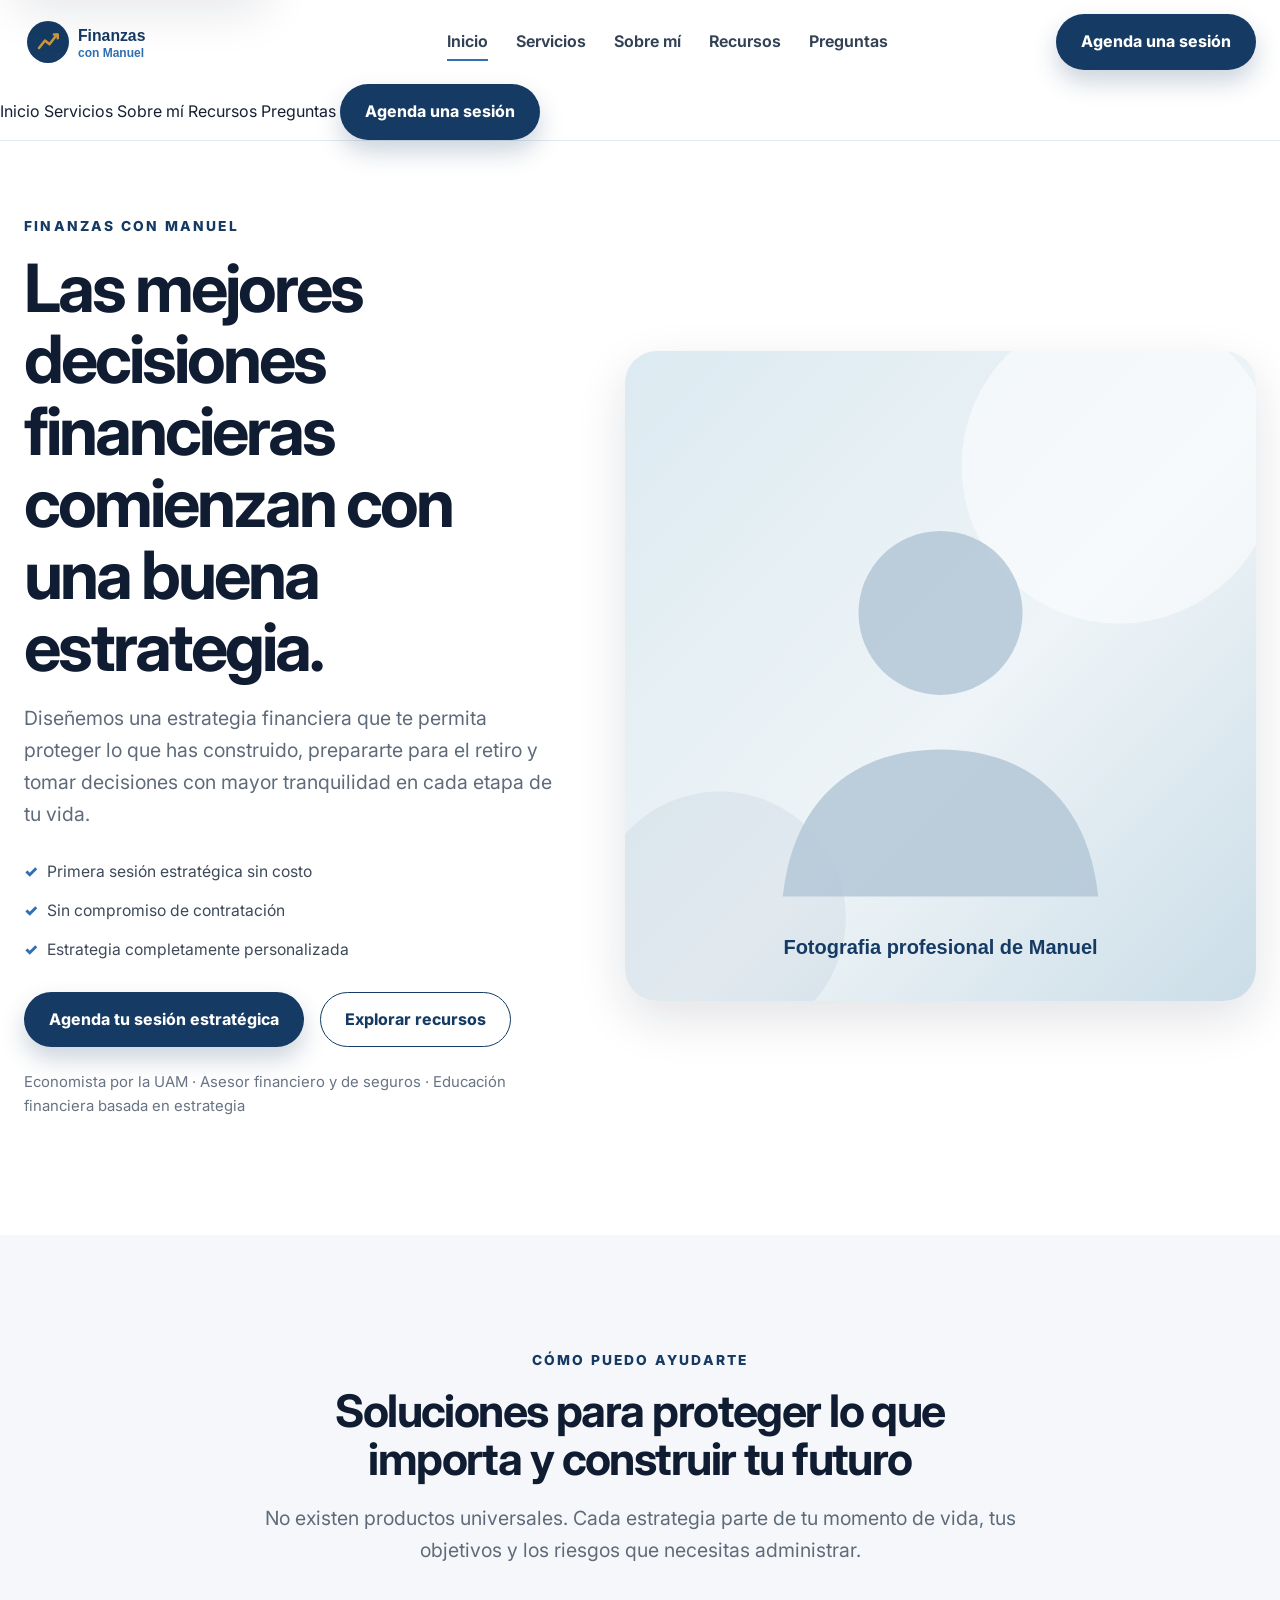
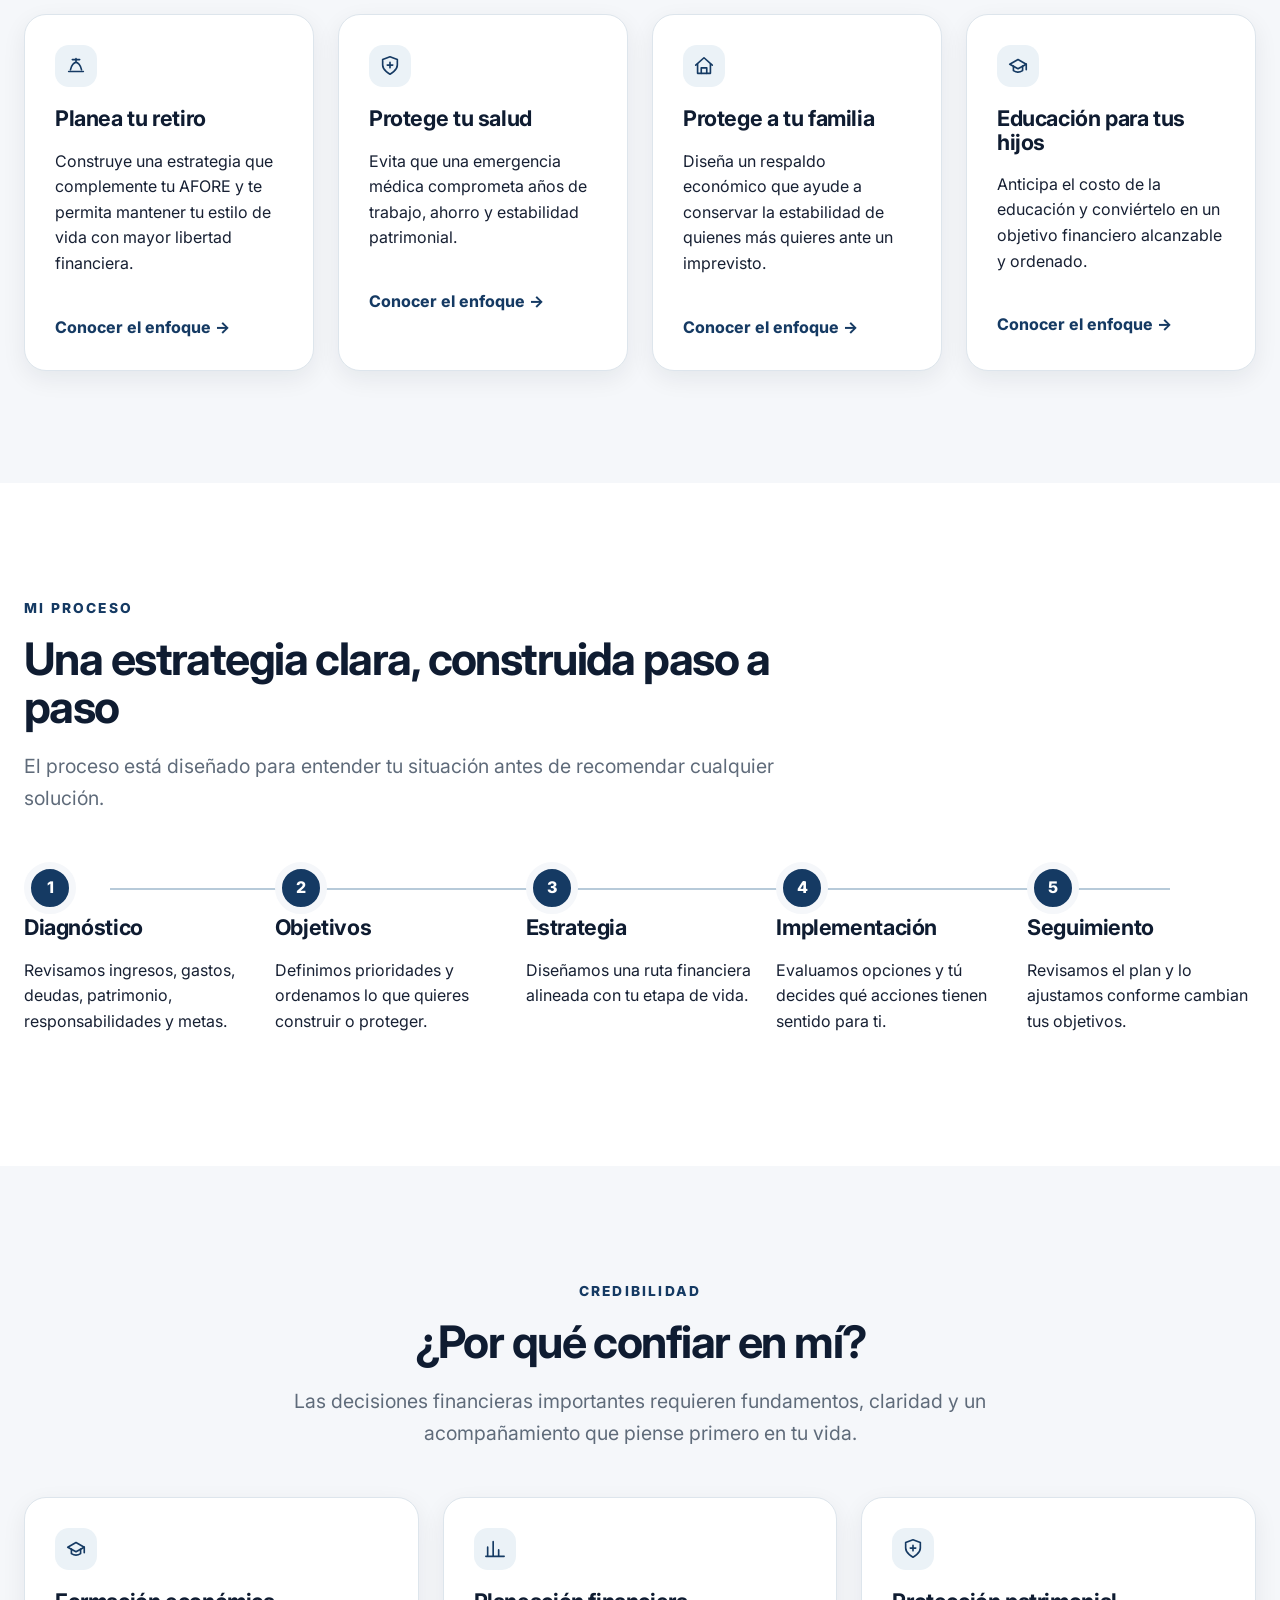
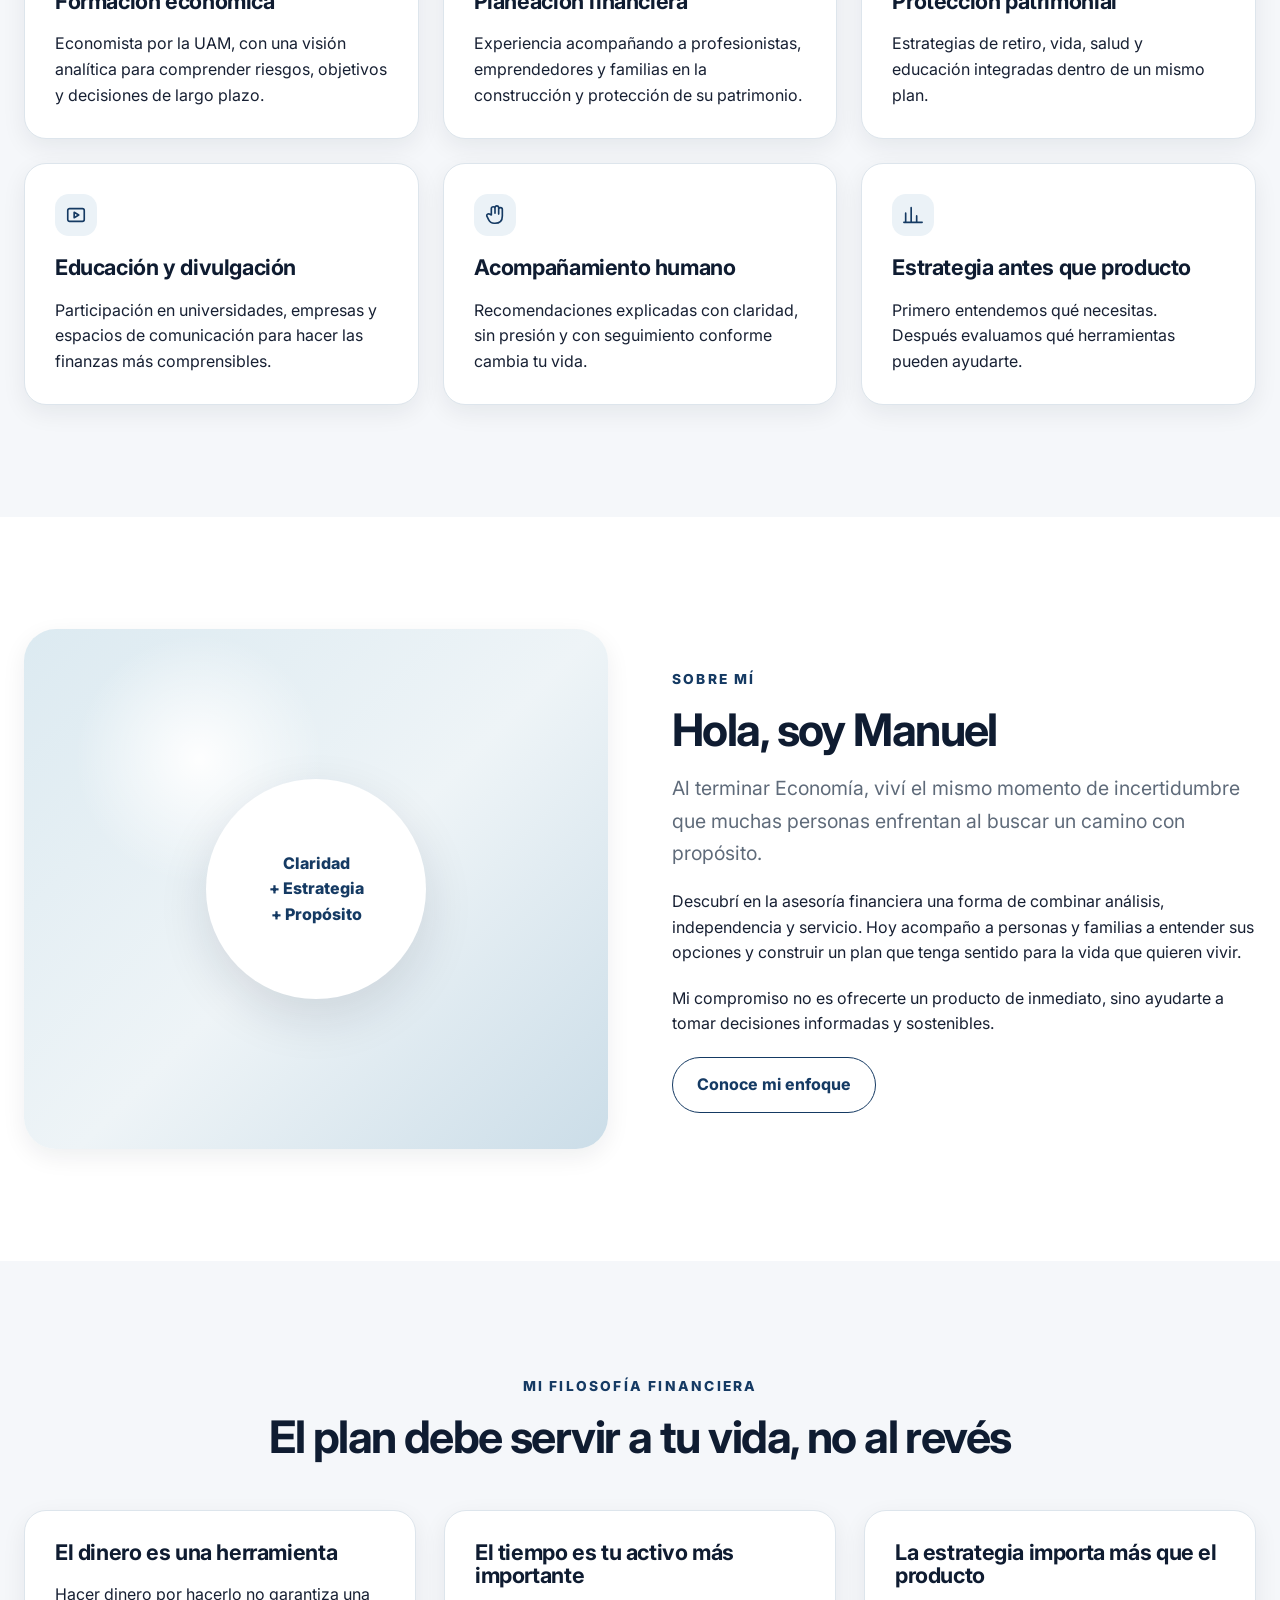
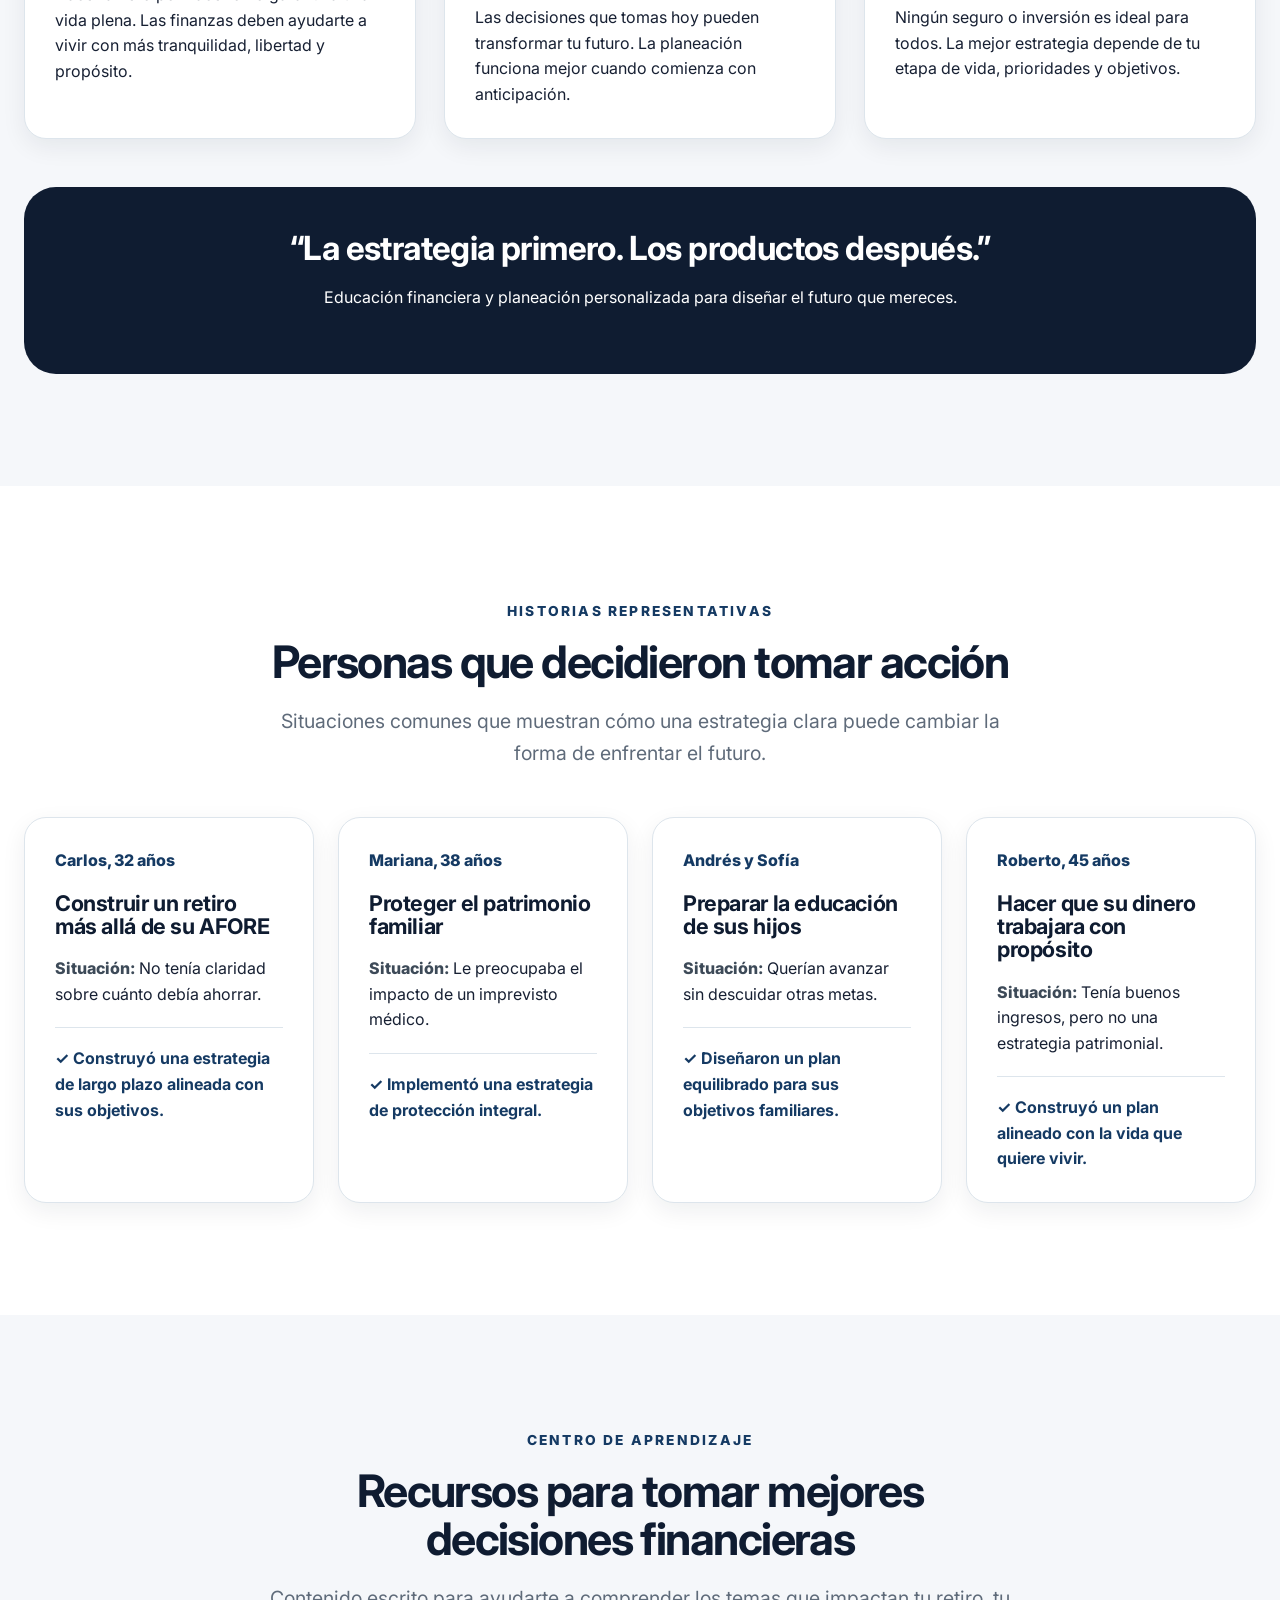
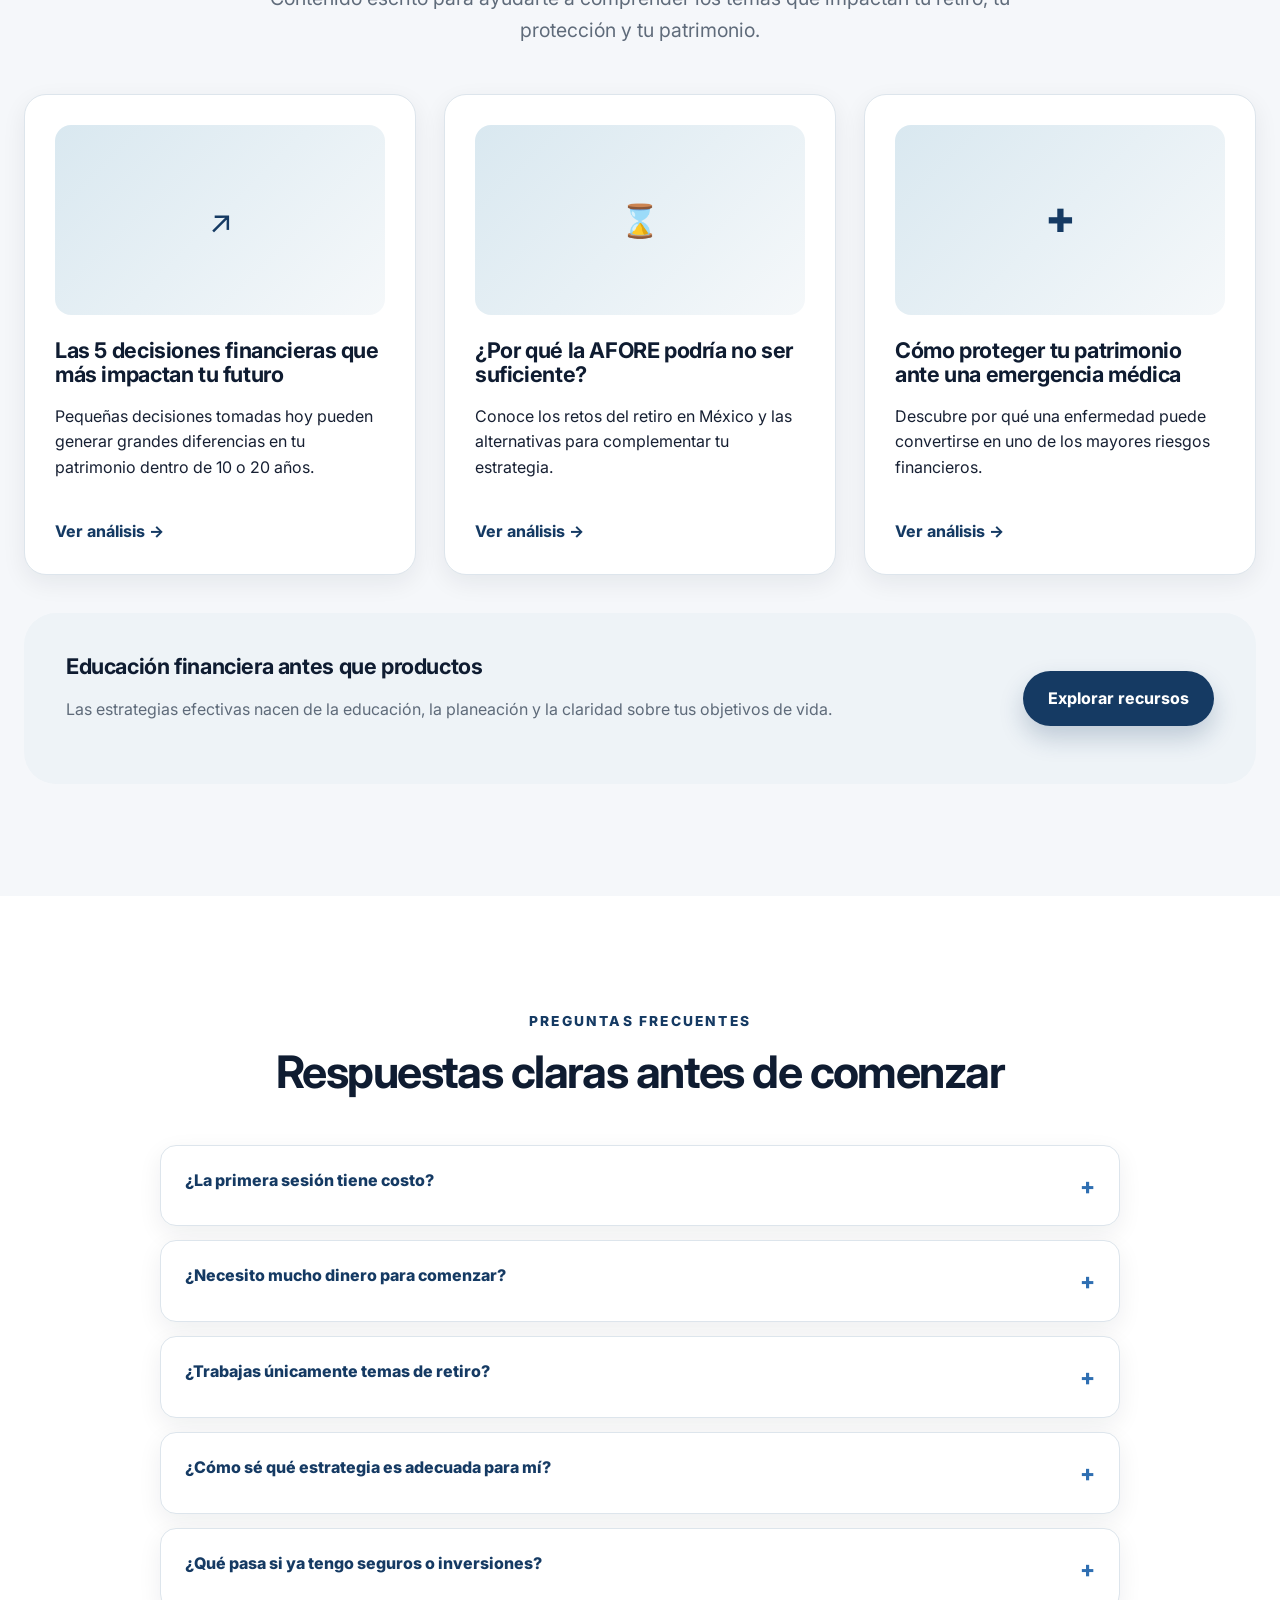
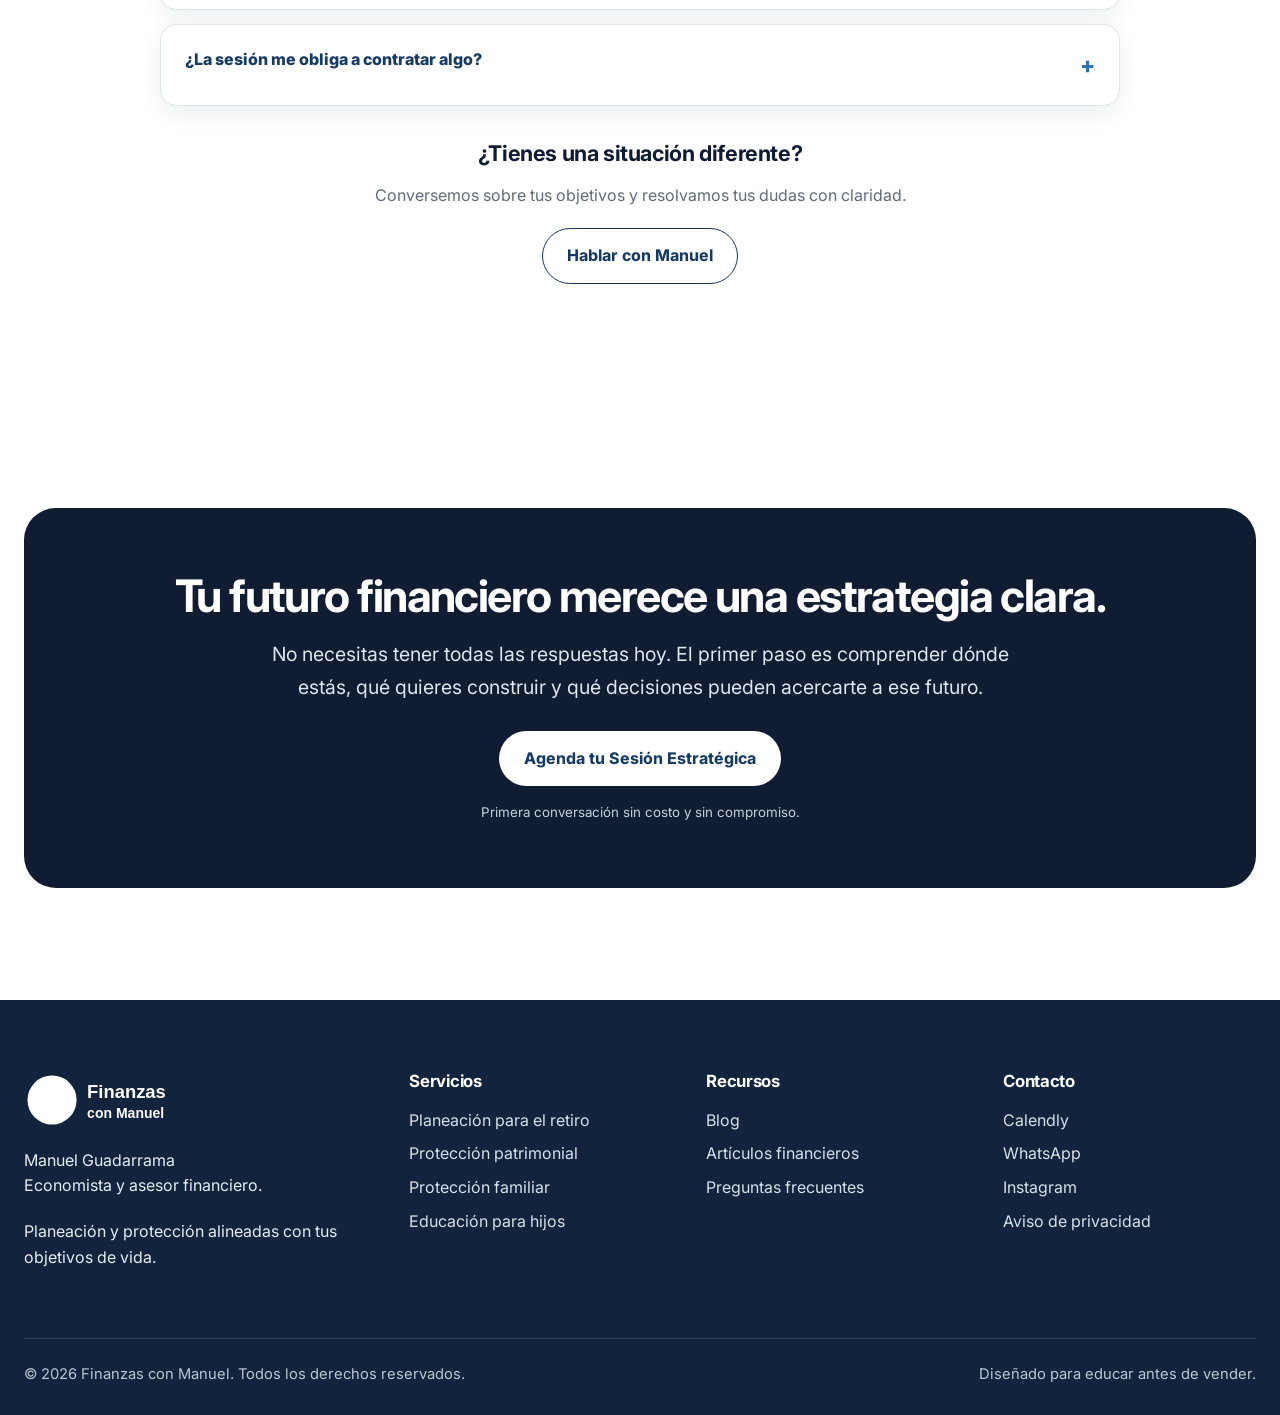
<file: index.html>
<!doctype html>
<html lang="es-MX">
<head>
  <meta charset="utf-8">
  <meta name="viewport" content="width=device-width, initial-scale=1">
  <title>Finanzas con Manuel | Estrategia financiera y protección patrimonial</title>
  <meta name="description" content="Estrategias financieras personalizadas para retiro, protección patrimonial, salud, familia y educación. Agenda una sesión estratégica con Manuel.">
  <meta property="og:title" content="Finanzas con Manuel">
  <meta property="og:description" content="Las mejores decisiones financieras comienzan con una buena estrategia.">
  <meta property="og:type" content="website">
  <meta name="theme-color" content="#153A63">
  <link rel="preconnect" href="https://fonts.googleapis.com">
  <link rel="preconnect" href="https://fonts.gstatic.com" crossorigin>
  <link href="https://fonts.googleapis.com/css2?family=Inter:wght@400;500;600;700;800&display=swap" rel="stylesheet">
  <link rel="stylesheet" href="styles.css">
</head>
<body>
<a class="skip-link" href="#contenido">Saltar al contenido principal</a>

<header class="site-header">
  <div class="container header-inner">
    <a class="brand" href="#inicio" aria-label="Finanzas con Manuel, inicio">
      <img src="assets/logo.svg" alt="Finanzas con Manuel">
    </a>
    <nav class="nav" aria-label="Navegación principal">
      <a href="#inicio" aria-current="page">Inicio</a>
      <a href="#servicios">Servicios</a>
      <a href="#sobre-mi">Sobre mí</a>
      <a href="#recursos">Recursos</a>
      <a href="#faq">Preguntas</a>
    </nav>
    <a class="btn btn-primary" href="https://calendly.com/contactamanuelguadarrama" target="_blank" rel="noopener">Agenda una sesión</a>
    <button class="menu-toggle" aria-label="Abrir menú" aria-expanded="false">
      <span></span><span></span><span></span>
    </button>
  </div>
  <nav class="mobile-panel" aria-label="Navegación móvil">
    <a href="#inicio">Inicio</a>
    <a href="#servicios">Servicios</a>
    <a href="#sobre-mi">Sobre mí</a>
    <a href="#recursos">Recursos</a>
    <a href="#faq">Preguntas</a>
    <a class="btn btn-primary" href="https://calendly.com/contactamanuelguadarrama" target="_blank" rel="noopener">Agenda una sesión</a>
  </nav>
</header>

<main id="contenido">
  <section class="hero" id="inicio">
    <div class="container hero-grid">
      <div class="hero-copy reveal">
        <span class="eyebrow">Finanzas con Manuel</span>
        <h1>Las mejores decisiones financieras comienzan con una buena estrategia.</h1>
        <p class="lead">Diseñemos una estrategia financiera que te permita proteger lo que has construido, prepararte para el retiro y tomar decisiones con mayor tranquilidad en cada etapa de tu vida.</p>
        <ul class="trust-list" aria-label="Beneficios de la primera sesión">
          <li><span class="check">✓</span> Primera sesión estratégica sin costo</li>
          <li><span class="check">✓</span> Sin compromiso de contratación</li>
          <li><span class="check">✓</span> Estrategia completamente personalizada</li>
        </ul>
        <div class="btn-row">
          <a class="btn btn-primary" href="https://calendly.com/contactamanuelguadarrama" target="_blank" rel="noopener">Agenda tu sesión estratégica</a>
          <a class="btn btn-secondary" href="#recursos">Explorar recursos</a>
        </div>
        <p class="authority-line">Economista por la UAM · Asesor financiero y de seguros · Educación financiera basada en estrategia</p>
      </div>
      <div class="hero-media reveal">
        <img src="assets/hero-placeholder.svg" alt="Espacio reservado para fotografía profesional de Manuel Guadarrama">
      </div>
    </div>
  </section>

  <section class="section section--soft" id="servicios">
    <div class="container">
      <div class="section-head center reveal">
        <span class="eyebrow">Cómo puedo ayudarte</span>
        <h2>Soluciones para proteger lo que importa y construir tu futuro</h2>
        <p class="lead">No existen productos universales. Cada estrategia parte de tu momento de vida, tus objetivos y los riesgos que necesitas administrar.</p>
      </div>
      <div class="grid-4">
        <article class="card reveal"><div class="icon"><svg viewBox="0 0 24 24"><path d="M4 18h16M6 16c1-5 4-8 6-8s5 3 6 8M12 8V4M8 5h8"/></svg></div><h3>Planea tu retiro</h3><p>Construye una estrategia que complemente tu AFORE y te permita mantener tu estilo de vida con mayor libertad financiera.</p><a class="card-link" href="#sesion">Conocer el enfoque →</a></article>
        <article class="card reveal"><div class="icon"><svg viewBox="0 0 24 24"><path d="M12 21s8-4 8-10V5l-8-3-8 3v6c0 6 8 10 8 10Z"/><path d="M9 11h6M12 8v6"/></svg></div><h3>Protege tu salud</h3><p>Evita que una emergencia médica comprometa años de trabajo, ahorro y estabilidad patrimonial.</p><a class="card-link" href="#sesion">Conocer el enfoque →</a></article>
        <article class="card reveal"><div class="icon"><svg viewBox="0 0 24 24"><path d="M3 11 12 3l9 8"/><path d="M5 10v10h14V10"/><path d="M9 20v-6h6v6"/></svg></div><h3>Protege a tu familia</h3><p>Diseña un respaldo económico que ayude a conservar la estabilidad de quienes más quieres ante un imprevisto.</p><a class="card-link" href="#sesion">Conocer el enfoque →</a></article>
        <article class="card reveal"><div class="icon"><svg viewBox="0 0 24 24"><path d="m3 10 9-5 9 5-9 5-9-5Z"/><path d="M7 12v5c3 2 7 2 10 0v-5M21 10v6"/></svg></div><h3>Educación para tus hijos</h3><p>Anticipa el costo de la educación y conviértelo en un objetivo financiero alcanzable y ordenado.</p><a class="card-link" href="#sesion">Conocer el enfoque →</a></article>
      </div>
    </div>
  </section>

  <section class="section" id="proceso">
    <div class="container">
      <div class="section-head reveal">
        <span class="eyebrow">Mi proceso</span>
        <h2>Una estrategia clara, construida paso a paso</h2>
        <p class="lead">El proceso está diseñado para entender tu situación antes de recomendar cualquier solución.</p>
      </div>
      <div class="process">
        <article class="step reveal"><span class="step-num">1</span><h3>Diagnóstico</h3><p>Revisamos ingresos, gastos, deudas, patrimonio, responsabilidades y metas.</p></article>
        <article class="step reveal"><span class="step-num">2</span><h3>Objetivos</h3><p>Definimos prioridades y ordenamos lo que quieres construir o proteger.</p></article>
        <article class="step reveal"><span class="step-num">3</span><h3>Estrategia</h3><p>Diseñamos una ruta financiera alineada con tu etapa de vida.</p></article>
        <article class="step reveal"><span class="step-num">4</span><h3>Implementación</h3><p>Evaluamos opciones y tú decides qué acciones tienen sentido para ti.</p></article>
        <article class="step reveal"><span class="step-num">5</span><h3>Seguimiento</h3><p>Revisamos el plan y lo ajustamos conforme cambian tus objetivos.</p></article>
      </div>
    </div>
  </section>

  <section class="section section--soft" id="confianza">
    <div class="container">
      <div class="section-head center reveal">
        <span class="eyebrow">Credibilidad</span>
        <h2>¿Por qué confiar en mí?</h2>
        <p class="lead">Las decisiones financieras importantes requieren fundamentos, claridad y un acompañamiento que piense primero en tu vida.</p>
      </div>
      <div class="cred-grid">
        <article class="card reveal"><div class="icon"><svg viewBox="0 0 24 24"><path d="m3 10 9-5 9 5-9 5-9-5Z"/><path d="M7 12v5c3 2 7 2 10 0v-5M21 10v6"/></svg></div><h3>Formación económica</h3><p>Economista por la UAM, con una visión analítica para comprender riesgos, objetivos y decisiones de largo plazo.</p></article>
        <article class="card reveal"><div class="icon"><svg viewBox="0 0 24 24"><path d="M4 20V10M10 20V4M16 20v-7M22 20H2"/></svg></div><h3>Planeación financiera</h3><p>Experiencia acompañando a profesionistas, emprendedores y familias en la construcción y protección de su patrimonio.</p></article>
        <article class="card reveal"><div class="icon"><svg viewBox="0 0 24 24"><path d="M12 21s8-4 8-10V5l-8-3-8 3v6c0 6 8 10 8 10Z"/><path d="M9 11h6M12 8v6"/></svg></div><h3>Protección patrimonial</h3><p>Estrategias de retiro, vida, salud y educación integradas dentro de un mismo plan.</p></article>
        <article class="card reveal"><div class="icon"><svg viewBox="0 0 24 24"><rect x="3" y="5" width="18" height="14" rx="2"/><path d="m10 9 5 3-5 3Z"/></svg></div><h3>Educación y divulgación</h3><p>Participación en universidades, empresas y espacios de comunicación para hacer las finanzas más comprensibles.</p></article>
        <article class="card reveal"><div class="icon"><svg viewBox="0 0 24 24"><path d="M8 12V5a2 2 0 0 1 4 0v5-6a2 2 0 0 1 4 0v7-5a2 2 0 0 1 4 0v7c0 5-3 8-8 8h-1c-3 0-5-2-6-4l-2-4a2 2 0 0 1 3-2l2 1Z"/></svg></div><h3>Acompañamiento humano</h3><p>Recomendaciones explicadas con claridad, sin presión y con seguimiento conforme cambia tu vida.</p></article>
        <article class="card reveal"><div class="icon"><svg viewBox="0 0 24 24"><path d="M4 20V10M10 20V4M16 20v-7M22 20H2"/></svg></div><h3>Estrategia antes que producto</h3><p>Primero entendemos qué necesitas. Después evaluamos qué herramientas pueden ayudarte.</p></article>
      </div>
    </div>
  </section>

  <section class="section" id="sobre-mi">
    <div class="container split">
      <div class="about-visual reveal" aria-hidden="true">
        <div class="about-badge">Claridad<br>+ Estrategia<br>+ Propósito</div>
      </div>
      <div class="reveal">
        <span class="eyebrow">Sobre mí</span>
        <h2>Hola, soy Manuel</h2>
        <p class="lead">Al terminar Economía, viví el mismo momento de incertidumbre que muchas personas enfrentan al buscar un camino con propósito.</p>
        <p>Descubrí en la asesoría financiera una forma de combinar análisis, independencia y servicio. Hoy acompaño a personas y familias a entender sus opciones y construir un plan que tenga sentido para la vida que quieren vivir.</p>
        <p>Mi compromiso no es ofrecerte un producto de inmediato, sino ayudarte a tomar decisiones informadas y sostenibles.</p>
        <a class="btn btn-secondary" href="#filosofia">Conoce mi enfoque</a>
      </div>
    </div>
  </section>

  <section class="section section--soft" id="filosofia">
    <div class="container">
      <div class="section-head center reveal">
        <span class="eyebrow">Mi filosofía financiera</span>
        <h2>El plan debe servir a tu vida, no al revés</h2>
      </div>
      <div class="grid-3">
        <article class="card reveal"><h3>El dinero es una herramienta</h3><p>Hacer dinero por hacerlo no garantiza una vida plena. Las finanzas deben ayudarte a vivir con más tranquilidad, libertad y propósito.</p></article>
        <article class="card reveal"><h3>El tiempo es tu activo más importante</h3><p>Las decisiones que tomas hoy pueden transformar tu futuro. La planeación funciona mejor cuando comienza con anticipación.</p></article>
        <article class="card reveal"><h3>La estrategia importa más que el producto</h3><p>Ningún seguro o inversión es ideal para todos. La mejor estrategia depende de tu etapa de vida, prioridades y objetivos.</p></article>
      </div>
      <div class="quote-block reveal">
        <h3>“La estrategia primero. Los productos después.”</h3>
        <p>Educación financiera y planeación personalizada para diseñar el futuro que mereces.</p>
      </div>
    </div>
  </section>

  <section class="section" id="casos">
    <div class="container">
      <div class="section-head center reveal">
        <span class="eyebrow">Historias representativas</span>
        <h2>Personas que decidieron tomar acción</h2>
        <p class="lead">Situaciones comunes que muestran cómo una estrategia clara puede cambiar la forma de enfrentar el futuro.</p>
      </div>
      <div class="grid-4">
        <article class="card case-card reveal"><div class="meta">Carlos, 32 años</div><h3>Construir un retiro más allá de su AFORE</h3><p><span class="label">Situación:</span> No tenía claridad sobre cuánto debía ahorrar.</p><p class="case-result">✓ Construyó una estrategia de largo plazo alineada con sus objetivos.</p></article>
        <article class="card case-card reveal"><div class="meta">Mariana, 38 años</div><h3>Proteger el patrimonio familiar</h3><p><span class="label">Situación:</span> Le preocupaba el impacto de un imprevisto médico.</p><p class="case-result">✓ Implementó una estrategia de protección integral.</p></article>
        <article class="card case-card reveal"><div class="meta">Andrés y Sofía</div><h3>Preparar la educación de sus hijos</h3><p><span class="label">Situación:</span> Querían avanzar sin descuidar otras metas.</p><p class="case-result">✓ Diseñaron un plan equilibrado para sus objetivos familiares.</p></article>
        <article class="card case-card reveal"><div class="meta">Roberto, 45 años</div><h3>Hacer que su dinero trabajara con propósito</h3><p><span class="label">Situación:</span> Tenía buenos ingresos, pero no una estrategia patrimonial.</p><p class="case-result">✓ Construyó un plan alineado con la vida que quiere vivir.</p></article>
      </div>
    </div>
  </section>

  <section class="section section--soft" id="recursos">
    <div class="container">
      <div class="section-head center reveal">
        <span class="eyebrow">Centro de aprendizaje</span>
        <h2>Recursos para tomar mejores decisiones financieras</h2>
        <p class="lead">Contenido escrito para ayudarte a comprender los temas que impactan tu retiro, tu protección y tu patrimonio.</p>
      </div>
      <div class="grid-3">
        <article class="card reveal"><div class="article-image" aria-hidden="true">↗</div><h3>Las 5 decisiones financieras que más impactan tu futuro</h3><p>Pequeñas decisiones tomadas hoy pueden generar grandes diferencias en tu patrimonio dentro de 10 o 20 años.</p><a class="card-link" href="blog.html#decisiones">Ver análisis →</a></article>
        <article class="card reveal"><div class="article-image" aria-hidden="true">⌛</div><h3>¿Por qué la AFORE podría no ser suficiente?</h3><p>Conoce los retos del retiro en México y las alternativas para complementar tu estrategia.</p><a class="card-link" href="blog.html#afore">Ver análisis →</a></article>
        <article class="card reveal"><div class="article-image" aria-hidden="true">✚</div><h3>Cómo proteger tu patrimonio ante una emergencia médica</h3><p>Descubre por qué una enfermedad puede convertirse en uno de los mayores riesgos financieros.</p><a class="card-link" href="blog.html#salud">Ver análisis →</a></article>
      </div>
      <div class="education-banner reveal">
        <div><h3>Educación financiera antes que productos</h3><p class="muted">Las estrategias efectivas nacen de la educación, la planeación y la claridad sobre tus objetivos de vida.</p></div>
        <a class="btn btn-primary" href="blog.html">Explorar recursos</a>
      </div>
    </div>
  </section>

  <section class="section" id="faq">
    <div class="container faq-wrap">
      <div class="section-head center reveal">
        <span class="eyebrow">Preguntas frecuentes</span>
        <h2>Respuestas claras antes de comenzar</h2>
      </div>
      <details class="reveal"><summary>¿La primera sesión tiene costo?</summary><div class="details-body">No. Es una conversación para conocer tu situación, tus metas y evaluar cómo puedo ayudarte.</div></details>
      <details class="reveal"><summary>¿Necesito mucho dinero para comenzar?</summary><div class="details-body">No. La planeación financiera depende más de tener claridad y constancia que de una cifra mínima.</div></details>
      <details class="reveal"><summary>¿Trabajas únicamente temas de retiro?</summary><div class="details-body">No. También trabajo protección patrimonial, salud, vida, educación para hijos y organización financiera de largo plazo.</div></details>
      <details class="reveal"><summary>¿Cómo sé qué estrategia es adecuada para mí?</summary><div class="details-body">No existen soluciones universales. Cada estrategia se diseña considerando tu etapa de vida, objetivos, ingresos y prioridades.</div></details>
      <details class="reveal"><summary>¿Qué pasa si ya tengo seguros o inversiones?</summary><div class="details-body">Podemos revisar lo que ya tienes y evaluar si continúa alineado con tus objetivos actuales.</div></details>
      <details class="reveal"><summary>¿La sesión me obliga a contratar algo?</summary><div class="details-body">No. El objetivo es que entiendas tus opciones. Cualquier implementación será completamente voluntaria.</div></details>
      <div class="faq-cta reveal">
        <h3>¿Tienes una situación diferente?</h3>
        <p class="muted">Conversemos sobre tus objetivos y resolvamos tus dudas con claridad.</p>
        <a class="btn btn-secondary" href="https://wa.me/522226621082" target="_blank" rel="noopener">Hablar con Manuel</a>
      </div>
    </div>
  </section>

  <section class="section" id="sesion">
    <div class="container">
      <div class="final-cta reveal">
        <h2>Tu futuro financiero merece una estrategia clara.</h2>
        <p class="lead">No necesitas tener todas las respuestas hoy. El primer paso es comprender dónde estás, qué quieres construir y qué decisiones pueden acercarte a ese futuro.</p>
        <a class="btn btn-light" href="https://calendly.com/contactamanuelguadarrama" target="_blank" rel="noopener">Agenda tu Sesión Estratégica</a>
        <small>Primera conversación sin costo y sin compromiso.</small>
      </div>
    </div>
  </section>
</main>

<footer class="site-footer">
  <div class="container">
    <div class="footer-grid">
      <div class="footer-brand">
        <img src="assets/logo.svg" alt="Finanzas con Manuel">
        <p>Manuel Guadarrama<br>Economista y asesor financiero.</p>
        <p>Planeación y protección alineadas con tus objetivos de vida.</p>
      </div>
      <div><h3>Servicios</h3><a href="#servicios">Planeación para el retiro</a><a href="#servicios">Protección patrimonial</a><a href="#servicios">Protección familiar</a><a href="#servicios">Educación para hijos</a></div>
      <div><h3>Recursos</h3><a href="blog.html">Blog</a><a href="#recursos">Artículos financieros</a><a href="#faq">Preguntas frecuentes</a></div>
      <div><h3>Contacto</h3><a href="https://calendly.com/contactamanuelguadarrama" target="_blank" rel="noopener">Calendly</a><a href="https://wa.me/522226621082" target="_blank" rel="noopener">WhatsApp</a><a href="https://instagram.com/finanzas.con.manuel" target="_blank" rel="noopener">Instagram</a><a href="privacy.html">Aviso de privacidad</a></div>
    </div>
    <div class="footer-bottom"><span>© 2026 Finanzas con Manuel. Todos los derechos reservados.</span><span>Diseñado para educar antes de vender.</span></div>
  </div>
</footer>

<script src="script.js"></script>
</body>
</html>
</file>
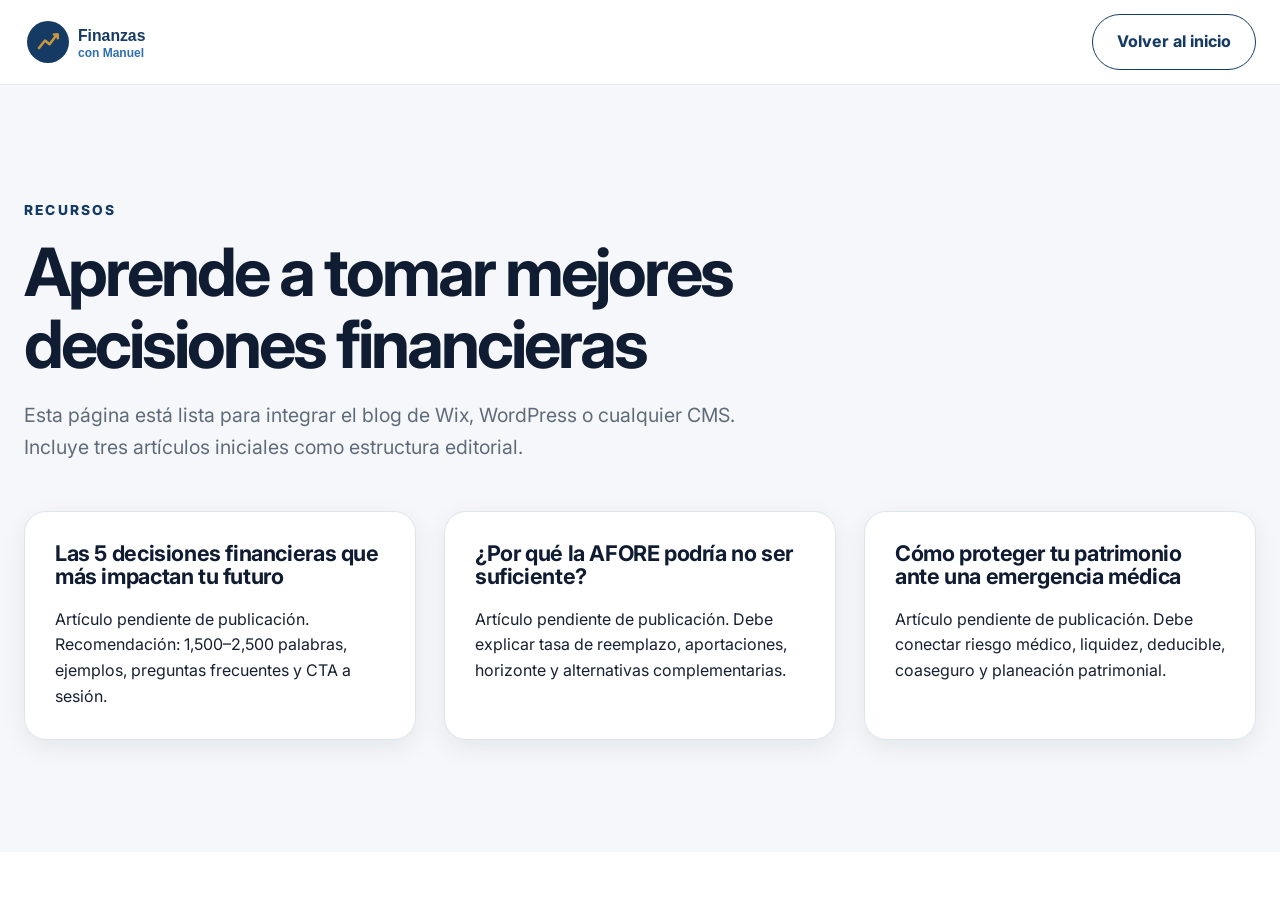
<file: blog.html>
<!doctype html>
<html lang="es-MX">
<head>
<meta charset="utf-8"><meta name="viewport" content="width=device-width,initial-scale=1">
<title>Recursos | Finanzas con Manuel</title>
<link rel="preconnect" href="https://fonts.googleapis.com"><link rel="preconnect" href="https://fonts.gstatic.com" crossorigin>
<link href="https://fonts.googleapis.com/css2?family=Inter:wght@400;500;600;700;800&display=swap" rel="stylesheet">
<link rel="stylesheet" href="styles.css"></head>
<body>
<header class="site-header"><div class="container header-inner"><a class="brand" href="index.html"><img src="assets/logo.svg" alt="Finanzas con Manuel"></a><a class="btn btn-secondary" href="index.html">Volver al inicio</a></div></header>
<main>
<section class="section section--soft"><div class="container">
<div class="section-head"><span class="eyebrow">Recursos</span><h1>Aprende a tomar mejores decisiones financieras</h1><p class="lead">Esta página está lista para integrar el blog de Wix, WordPress o cualquier CMS. Incluye tres artículos iniciales como estructura editorial.</p></div>
<div class="grid-3">
<article class="card" id="decisiones"><h3>Las 5 decisiones financieras que más impactan tu futuro</h3><p>Artículo pendiente de publicación. Recomendación: 1,500–2,500 palabras, ejemplos, preguntas frecuentes y CTA a sesión.</p></article>
<article class="card" id="afore"><h3>¿Por qué la AFORE podría no ser suficiente?</h3><p>Artículo pendiente de publicación. Debe explicar tasa de reemplazo, aportaciones, horizonte y alternativas complementarias.</p></article>
<article class="card" id="salud"><h3>Cómo proteger tu patrimonio ante una emergencia médica</h3><p>Artículo pendiente de publicación. Debe conectar riesgo médico, liquidez, deducible, coaseguro y planeación patrimonial.</p></article>
</div></div></section>
</main>
</body></html>
</file>
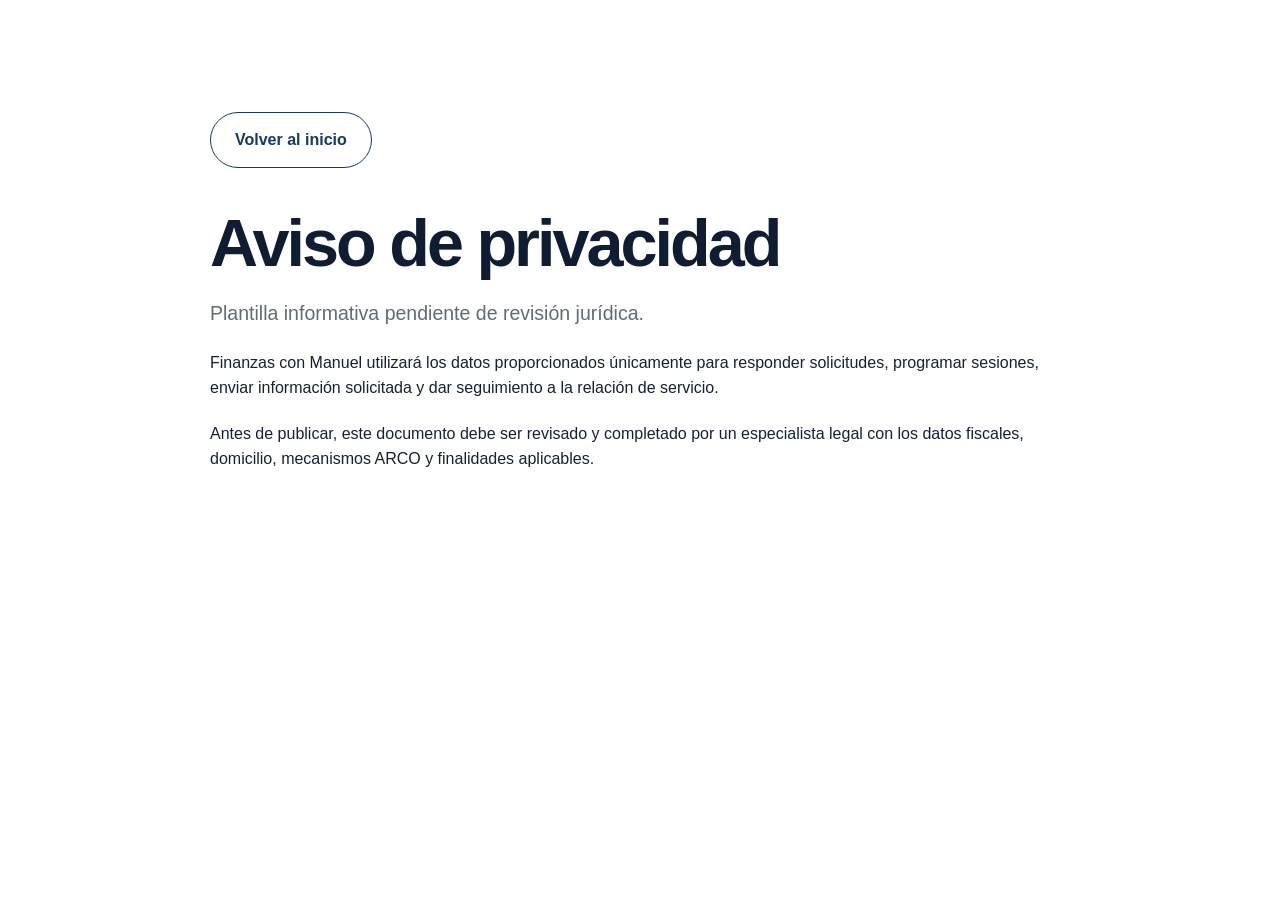
<file: privacy.html>
<!doctype html>
<html lang="es-MX"><head><meta charset="utf-8"><meta name="viewport" content="width=device-width,initial-scale=1">
<title>Aviso de privacidad | Finanzas con Manuel</title><link rel="stylesheet" href="styles.css"></head>
<body><main class="section"><div class="container" style="max-width:860px">
<a class="btn btn-secondary" href="index.html">Volver al inicio</a>
<h1 style="margin-top:40px">Aviso de privacidad</h1>
<p class="lead">Plantilla informativa pendiente de revisión jurídica.</p>
<p>Finanzas con Manuel utilizará los datos proporcionados únicamente para responder solicitudes, programar sesiones, enviar información solicitada y dar seguimiento a la relación de servicio.</p>
<p>Antes de publicar, este documento debe ser revisado y completado por un especialista legal con los datos fiscales, domicilio, mecanismos ARCO y finalidades aplicables.</p>
</div></main></body></html>
</file>
<file: styles.css>
:root{
  --navy:#153A63;
  --navy-deep:#0F1C31;
  --blue:#2F6FB2;
  --gold:#C9983E;
  --text:#172033;
  --muted:#5F6B7A;
  --bg:#FFFFFF;
  --bg-soft:#F5F7FA;
  --line:#DDE5EC;
  --radius-sm:14px;
  --radius-md:22px;
  --radius-lg:32px;
  --shadow-sm:0 8px 24px rgba(15,28,49,.07);
  --shadow-md:0 18px 50px rgba(15,28,49,.12);
  --max:1240px;
  --header-h:84px;
}
*{box-sizing:border-box}
html{scroll-behavior:smooth}
body{
  margin:0;
  color:var(--text);
  background:var(--bg);
  font-family:Inter,Manrope,"Segoe UI",Arial,sans-serif;
  line-height:1.6;
  -webkit-font-smoothing:antialiased;
}
img{max-width:100%;display:block}
a{color:inherit;text-decoration:none}
button,input,textarea{font:inherit}
a:focus-visible,button:focus-visible,summary:focus-visible{
  outline:3px solid rgba(47,111,178,.35);
  outline-offset:4px;
}
.skip-link{
  position:fixed;left:16px;top:-60px;z-index:9999;
  background:#fff;color:var(--navy);padding:12px 18px;border-radius:12px;
  box-shadow:var(--shadow-md);font-weight:700;
}
.skip-link:focus{top:16px}
.container{width:min(calc(100% - 48px),var(--max));margin:auto}
.section{padding:112px 0}
.section--soft{background:var(--bg-soft)}
.eyebrow{
  display:inline-block;
  margin-bottom:16px;
  color:var(--navy);
  font-weight:800;
  font-size:.86rem;
  letter-spacing:.16em;
  text-transform:uppercase;
}
.section-head{
  max-width:760px;
  margin-bottom:48px;
}
.section-head.center{
  text-align:center;
  margin-left:auto;
  margin-right:auto;
}
h1,h2,h3{margin:0 0 18px;line-height:1.08;color:var(--navy-deep)}
h1{font-size:clamp(3rem,5.2vw,4.5rem);letter-spacing:-.045em}
h2{font-size:clamp(2.25rem,3.5vw,3.25rem);letter-spacing:-.035em}
h3{font-size:1.35rem;letter-spacing:-.018em}
p{margin:0 0 20px}
.lead{font-size:1.22rem;color:var(--muted);line-height:1.65}
.muted{color:var(--muted)}
.btn-row{display:flex;gap:16px;flex-wrap:wrap;align-items:center}
.btn{
  min-height:52px;
  display:inline-flex;
  align-items:center;
  justify-content:center;
  padding:14px 24px;
  border:1.5px solid transparent;
  border-radius:999px;
  font-weight:750;
  transition:transform .22s ease,box-shadow .22s ease,background .22s ease,color .22s ease,border-color .22s ease;
  cursor:pointer;
}
.btn:hover{transform:translateY(-3px)}
.btn-primary{background:var(--navy);color:#fff;box-shadow:0 12px 24px rgba(21,58,99,.22)}
.btn-primary:hover{background:var(--navy-deep);box-shadow:0 16px 32px rgba(21,58,99,.28)}
.btn-secondary{border-color:var(--navy);color:var(--navy);background:#fff}
.btn-secondary:hover{background:#EEF4F8}
.btn-light{background:#fff;color:var(--navy)}
.btn-light:hover{background:#F3F7FB}
.icon{
  width:42px;height:42px;border-radius:14px;
  display:grid;place-items:center;
  background:#EBF2F7;color:var(--navy);
  margin-bottom:20px;
}
.icon svg{width:22px;height:22px;stroke:currentColor;fill:none;stroke-width:1.8;stroke-linecap:round;stroke-linejoin:round}

/* Header */
.site-header{
  position:sticky;top:0;z-index:1000;
  min-height:var(--header-h);
  background:rgba(255,255,255,.92);
  backdrop-filter:blur(16px);
  border-bottom:1px solid rgba(221,229,236,.8);
}
.header-inner{min-height:var(--header-h);display:flex;align-items:center;justify-content:space-between;gap:24px}
.brand img{height:48px;width:auto}
.nav{display:flex;align-items:center;gap:28px}
.nav a:not(.btn){font-weight:650;color:#334155;position:relative;padding:8px 0}
.nav a:not(.btn)::after{content:"";position:absolute;left:0;bottom:2px;width:0;height:2px;background:var(--blue);transition:width .22s ease}
.nav a:hover::after,.nav a[aria-current="page"]::after{width:100%}
.menu-toggle{display:none;background:none;border:0;width:48px;height:48px;border-radius:12px}
.menu-toggle span{display:block;width:24px;height:2px;background:var(--navy);margin:5px auto}

/* Hero */
.hero{padding:72px 0 96px}
.hero-grid{display:grid;grid-template-columns:minmax(0,.92fr) minmax(420px,1.08fr);gap:64px;align-items:center}
.hero-copy{max-width:650px}
.hero-copy .lead{max-width:630px}
.trust-list{display:flex;gap:14px 24px;flex-wrap:wrap;margin:28px 0 30px;padding:0;list-style:none;color:#3E4A59}
.trust-list li{display:flex;align-items:flex-start;gap:9px;font-size:.98rem}
.check{color:var(--blue);font-weight:900}
.hero-media{position:relative}
.hero-media img{border-radius:var(--radius-lg);box-shadow:var(--shadow-md);width:100%;aspect-ratio:1/1.03;object-fit:cover}
.authority-line{margin-top:24px;font-size:.93rem;color:#687384}

/* Cards */
.grid-4{display:grid;grid-template-columns:repeat(4,1fr);gap:24px}
.grid-3{display:grid;grid-template-columns:repeat(3,1fr);gap:28px}
.card{
  background:#fff;border:1px solid var(--line);border-radius:var(--radius-md);
  padding:30px;box-shadow:var(--shadow-sm);
  transition:transform .24s ease,box-shadow .24s ease,border-color .24s ease;
}
.card:hover{transform:translateY(-5px);box-shadow:var(--shadow-md);border-color:#BFD2E2}
.card p:last-child{margin-bottom:0}
.card-link{display:inline-flex;margin-top:18px;color:var(--navy);font-weight:750}

/* Process */
.process{display:grid;grid-template-columns:repeat(5,1fr);gap:22px;position:relative}
.process::before{content:"";position:absolute;left:7%;right:7%;top:26px;height:2px;background:#B7CAD9}
.step{position:relative;padding-top:54px}
.step-num{
  position:absolute;top:0;left:0;width:52px;height:52px;border-radius:50%;
  display:grid;place-items:center;background:var(--navy);color:#fff;font-weight:800;
  border:7px solid var(--bg-soft);z-index:2;
}

/* Credibility and about */
.split{display:grid;grid-template-columns:1fr 1fr;gap:64px;align-items:center}
.about-visual{
  min-height:520px;border-radius:var(--radius-lg);background:
  radial-gradient(circle at 30% 25%,rgba(255,255,255,.95),transparent 22%),
  linear-gradient(135deg,#DCEAF1,#EEF4F7 52%,#CBDDE8);
  display:grid;place-items:center;box-shadow:var(--shadow-sm)
}
.about-badge{
  width:220px;height:220px;border-radius:50%;background:#fff;
  display:grid;place-items:center;text-align:center;padding:30px;color:var(--navy);
  box-shadow:var(--shadow-md);font-weight:800;
}
.cred-grid{display:grid;grid-template-columns:repeat(3,1fr);gap:24px}

/* Philosophy */
.quote-block{
  margin-top:48px;background:var(--navy-deep);color:#fff;border-radius:var(--radius-lg);
  padding:44px;text-align:center;
}
.quote-block h3{color:#fff;font-size:clamp(1.6rem,2.6vw,2.4rem)}

/* Cases */
.case-card .meta{font-weight:800;color:var(--navy);margin-bottom:18px}
.case-card .label{font-weight:800;color:#3D4A58}
.case-result{margin-top:18px;padding-top:18px;border-top:1px solid var(--line);color:var(--navy);font-weight:700}

/* Resources */
.article-image{
  height:190px;border-radius:16px;margin-bottom:24px;
  background:linear-gradient(135deg,#D9E8F0,#F5F8FA);
  display:grid;place-items:center;color:var(--navy);font-size:2rem;
}
.education-banner{
  margin-top:38px;display:grid;grid-template-columns:1.5fr auto;gap:32px;align-items:center;
  background:#EEF3F7;border-radius:var(--radius-lg);padding:42px;
}

/* FAQ */
.faq-wrap{max-width:960px;margin:auto}
details{background:#fff;border:1px solid var(--line);border-radius:16px;margin-bottom:14px;box-shadow:var(--shadow-sm)}
summary{list-style:none;cursor:pointer;padding:22px 24px;font-weight:800;color:var(--navy);display:flex;justify-content:space-between;gap:24px}
summary::-webkit-details-marker{display:none}
summary::after{content:"+";font-size:1.4rem;color:var(--blue)}
details[open] summary::after{content:"–"}
.details-body{padding:0 24px 22px;color:var(--muted)}
.faq-cta{text-align:center;margin-top:36px}

/* CTA + footer */
.final-cta{
  background:var(--navy-deep);color:#fff;border-radius:var(--radius-lg);
  padding:64px;text-align:center;
}
.final-cta h2{color:#fff}
.final-cta .lead{color:#DDE8F1;max-width:760px;margin:0 auto 28px}
.final-cta small{display:block;margin-top:16px;color:#C6D3DE}
.site-footer{background:#11233D;color:#E6EEF5;padding:72px 0 28px}
.footer-grid{display:grid;grid-template-columns:1.35fr 1fr 1fr 1fr;gap:44px}
.footer-grid h3{color:#fff;font-size:1.05rem;margin-bottom:18px}
.footer-grid a{display:block;color:#D7E1EA;margin:8px 0}
.footer-grid a:hover{color:#fff}
.footer-brand img{height:56px;filter:brightness(0) invert(1);margin-bottom:20px}
.footer-bottom{border-top:1px solid rgba(255,255,255,.13);margin-top:48px;padding-top:24px;display:flex;justify-content:space-between;gap:20px;color:#BAC8D4;font-size:.92rem}

/* Reveal */
.reveal{opacity:0;transform:translateY(20px);transition:opacity .55s ease,transform .55s ease}
.reveal.visible{opacity:1;transform:none}

/* Responsive */
@media(max-width:1050px){
  .nav{gap:18px}
  .nav a:not(.btn){display:none}
  .menu-toggle{display:block}
  .hero-grid{grid-template-columns:1fr 1fr;gap:38px}
  .grid-4{grid-template-columns:repeat(2,1fr)}
  .process{grid-template-columns:repeat(2,1fr)}
  .process::before{display:none}
  .step{background:#fff;border:1px solid var(--line);border-radius:20px;padding:78px 24px 24px}
  .step-num{left:24px;top:18px;border-color:#fff}
  .cred-grid{grid-template-columns:repeat(2,1fr)}
}
@media(max-width:760px){
  :root{--header-h:72px}
  .container{width:min(calc(100% - 32px),var(--max))}
  .section{padding:80px 0}
  .site-header.open .mobile-panel{display:flex}
  .brand img{height:42px}
  .header-inner>.btn{display:none}
  .mobile-panel{
    display:none;position:absolute;top:var(--header-h);left:0;right:0;
    background:#fff;border-bottom:1px solid var(--line);padding:18px 16px 22px;
    flex-direction:column;gap:8px;box-shadow:var(--shadow-md)
  }
  .mobile-panel a{padding:14px 16px;border-radius:12px;font-weight:700}
  .mobile-panel .btn{margin-top:8px}
  .hero{padding:48px 0 72px}
  .hero-grid,.split{grid-template-columns:1fr;gap:42px}
  .hero-copy{max-width:none}
  h1{font-size:clamp(2.65rem,11vw,3.55rem)}
  .trust-list{display:grid;grid-template-columns:1fr}
  .btn-row{display:grid;grid-template-columns:1fr}
  .btn{width:100%}
  .hero-media{order:2}
  .grid-4,.grid-3,.cred-grid{grid-template-columns:1fr}
  .process{grid-template-columns:1fr}
  .education-banner{grid-template-columns:1fr;text-align:left;padding:32px 24px}
  .final-cta{padding:48px 24px}
  .footer-grid{grid-template-columns:1fr;gap:30px}
  .footer-bottom{flex-direction:column}
  .about-visual{min-height:380px}
}
@media(prefers-reduced-motion:reduce){
  html{scroll-behavior:auto}
  *,*::before,*::after{animation-duration:.01ms!important;animation-iteration-count:1!important;transition-duration:.01ms!important}
  .reveal{opacity:1;transform:none}
}
</file>
